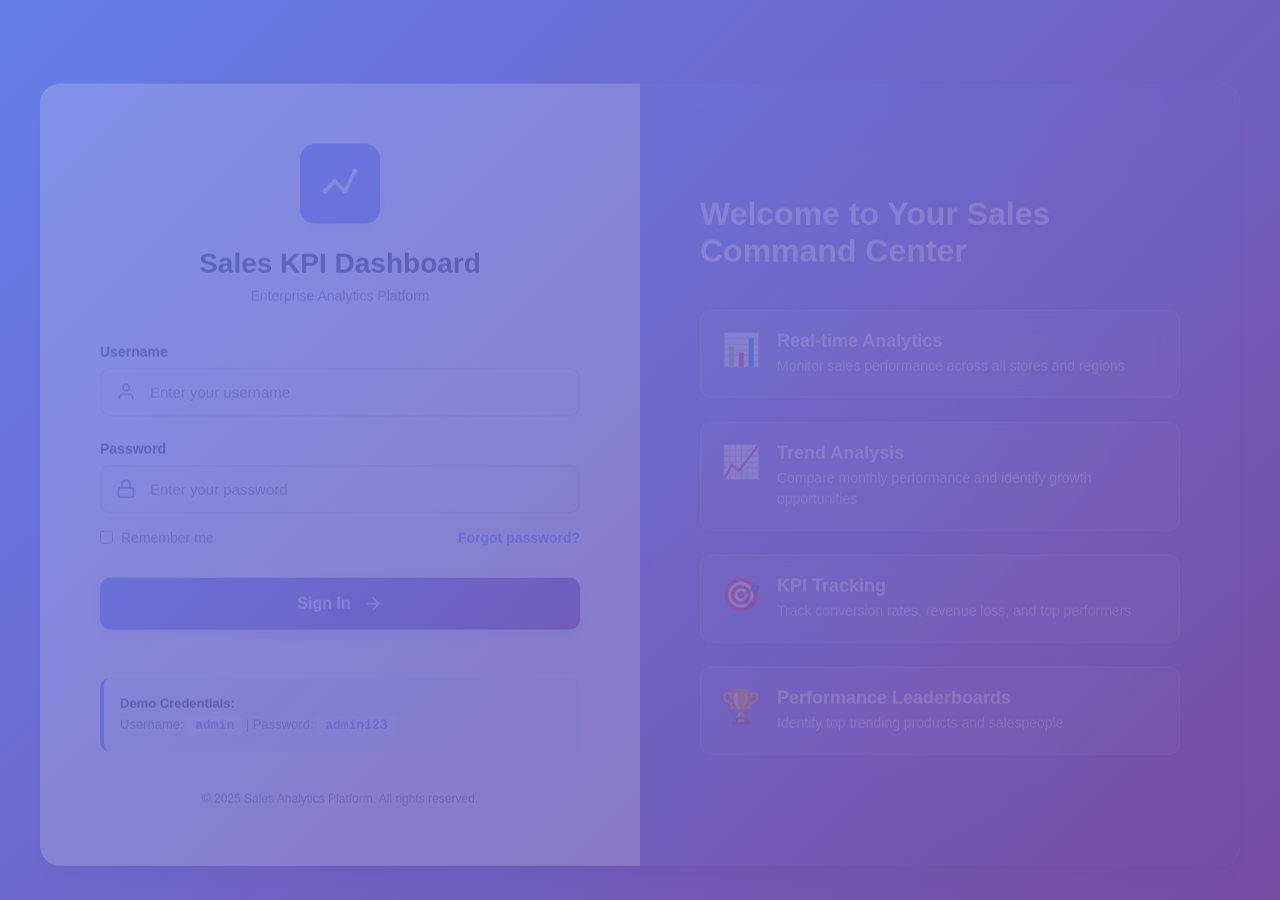
<file: sales_kpi_dashboard/index.html>
<!DOCTYPE html>
<html lang="en">
<head>
    <meta charset="UTF-8">
    <meta http-equiv="refresh" content="0; url=login.html">
    <meta name="viewport" content="width=device-width, initial-scale=1.0">
    <title>Redirecting to Sales KPI Dashboard...</title>
    <style>
        body {
            font-family: -apple-system, BlinkMacSystemFont, 'Segoe UI', Roboto, sans-serif;
            display: flex;
            align-items: center;
            justify-content: center;
            min-height: 100vh;
            margin: 0;
            background: linear-gradient(135deg, #667eea 0%, #764ba2 100%);
            color: white;
        }
        .loader {
            text-align: center;
        }
        .spinner {
            width: 50px;
            height: 50px;
            border: 4px solid rgba(255, 255, 255, 0.3);
            border-top: 4px solid white;
            border-radius: 50%;
            animation: spin 1s linear infinite;
            margin: 0 auto 20px;
        }
        @keyframes spin {
            to { transform: rotate(360deg); }
        }
        h1 {
            font-size: 24px;
            margin: 0;
        }
    </style>
</head>
<body>
    <div class="loader">
        <div class="spinner"></div>
        <h1>Redirecting to Sales KPI Dashboard...</h1>
        <p>If you are not redirected, <a href="login.html" style="color: white;">click here</a>.</p>
    </div>
</body>
</html>
</file>
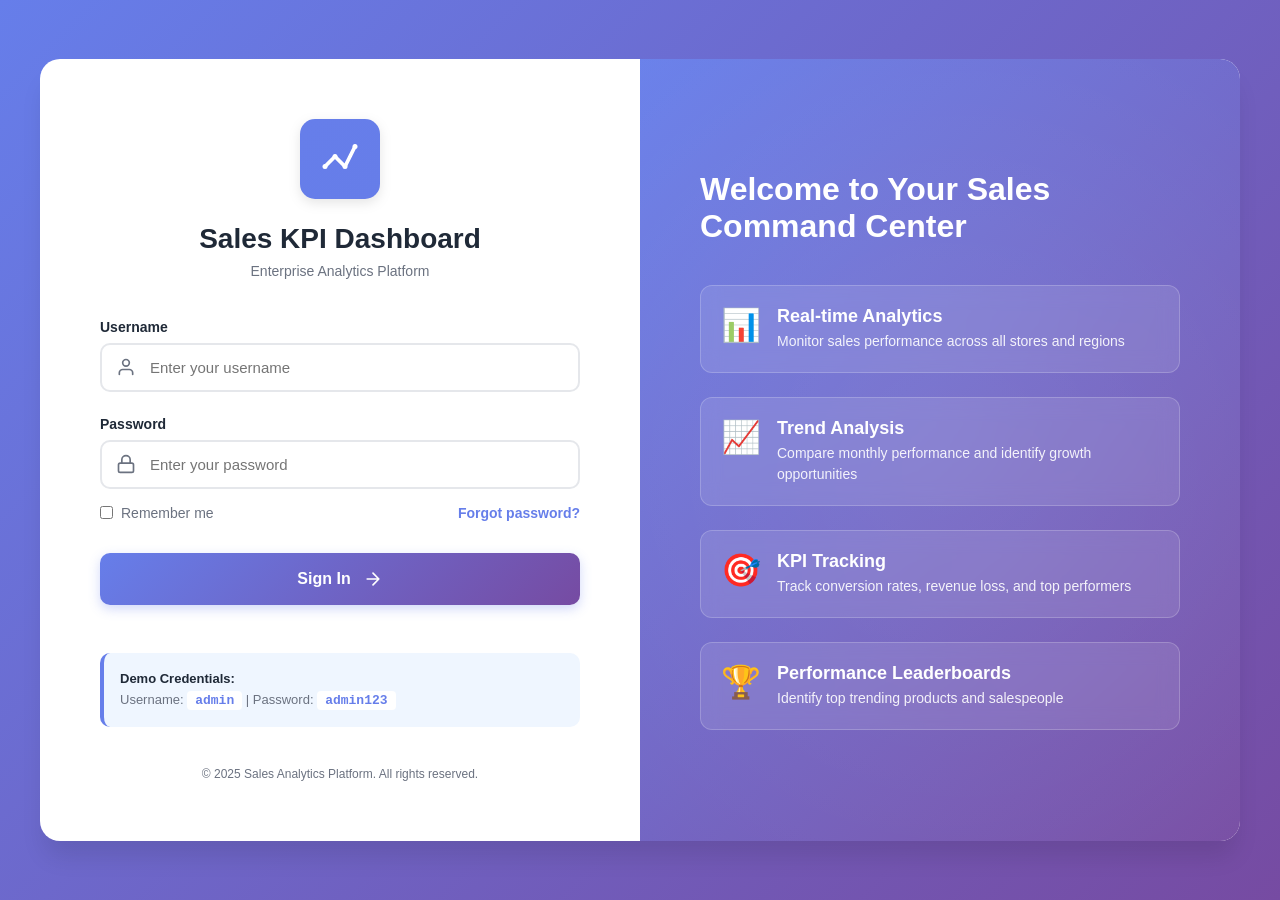
<file: sales_kpi_dashboard/login.html>
<!DOCTYPE html>
<html lang="en">
<head>
    <meta charset="UTF-8">
    <meta name="viewport" content="width=device-width, initial-scale=1.0">
    <title>Sales KPI Dashboard - Login</title>
    <link rel="stylesheet" href="css/login.css">
</head>
<body>
    <div class="login-container">
        <div class="login-box">
            <div class="login-header">
                <div class="logo-container">
                    <svg class="logo-icon" viewBox="0 0 64 64" fill="none" xmlns="http://www.w3.org/2000/svg">
                        <rect width="64" height="64" rx="12" fill="url(#gradient)"/>
                        <path d="M20 38L28 30L36 38L44 22" stroke="white" stroke-width="3" stroke-linecap="round" stroke-linejoin="round"/>
                        <circle cx="28" cy="30" r="2" fill="white"/>
                        <circle cx="36" cy="38" r="2" fill="white"/>
                        <circle cx="44" cy="22" r="2" fill="white"/>
                        <circle cx="20" cy="38" r="2" fill="white"/>
                        <defs>
                            <linearGradient id="gradient" x1="0" y1="0" x2="64" y2="64">
                                <stop offset="0%" style="stop-color:#667eea"/>
                                <stop offset="100%" style="stop-color:#764ba2"/>
                            </linearGradient>
                        </defs>
                    </svg>
                </div>
                <h1>Sales KPI Dashboard</h1>
                <p class="subtitle">Enterprise Analytics Platform</p>
            </div>

            <form id="loginForm" class="login-form">
                <div class="form-group">
                    <label for="username">Username</label>
                    <div class="input-container">
                        <svg class="input-icon" viewBox="0 0 24 24" fill="none" stroke="currentColor">
                            <path d="M20 21v-2a4 4 0 0 0-4-4H8a4 4 0 0 0-4 4v2" stroke-width="2" stroke-linecap="round"/>
                            <circle cx="12" cy="7" r="4" stroke-width="2"/>
                        </svg>
                        <input
                            type="text"
                            id="username"
                            name="username"
                            placeholder="Enter your username"
                            required
                        />
                    </div>
                </div>

                <div class="form-group">
                    <label for="password">Password</label>
                    <div class="input-container">
                        <svg class="input-icon" viewBox="0 0 24 24" fill="none" stroke="currentColor">
                            <rect x="3" y="11" width="18" height="11" rx="2" ry="2" stroke-width="2"/>
                            <path d="M7 11V7a5 5 0 0 1 10 0v4" stroke-width="2" stroke-linecap="round"/>
                        </svg>
                        <input
                            type="password"
                            id="password"
                            name="password"
                            placeholder="Enter your password"
                            required
                        />
                    </div>
                </div>

                <div class="form-options">
                    <label class="checkbox-container">
                        <input type="checkbox" id="remember">
                        <span class="checkmark"></span>
                        Remember me
                    </label>
                    <a href="#" class="forgot-password">Forgot password?</a>
                </div>

                <button type="submit" class="btn-login">
                    <span>Sign In</span>
                    <svg class="btn-arrow" viewBox="0 0 24 24" fill="none" stroke="currentColor">
                        <path d="M5 12h14M12 5l7 7-7 7" stroke-width="2" stroke-linecap="round" stroke-linejoin="round"/>
                    </svg>
                </button>

                <div class="demo-credentials">
                    <p><strong>Demo Credentials:</strong></p>
                    <p>Username: <code>admin</code> | Password: <code>admin123</code></p>
                </div>
            </form>

            <div class="login-footer">
                <p>&copy; 2025 Sales Analytics Platform. All rights reserved.</p>
            </div>
        </div>

        <div class="info-panel">
            <h2>Welcome to Your Sales Command Center</h2>
            <div class="feature-list">
                <div class="feature-item">
                    <div class="feature-icon">📊</div>
                    <div class="feature-content">
                        <h3>Real-time Analytics</h3>
                        <p>Monitor sales performance across all stores and regions</p>
                    </div>
                </div>
                <div class="feature-item">
                    <div class="feature-icon">📈</div>
                    <div class="feature-content">
                        <h3>Trend Analysis</h3>
                        <p>Compare monthly performance and identify growth opportunities</p>
                    </div>
                </div>
                <div class="feature-item">
                    <div class="feature-icon">🎯</div>
                    <div class="feature-content">
                        <h3>KPI Tracking</h3>
                        <p>Track conversion rates, revenue loss, and top performers</p>
                    </div>
                </div>
                <div class="feature-item">
                    <div class="feature-icon">🏆</div>
                    <div class="feature-content">
                        <h3>Performance Leaderboards</h3>
                        <p>Identify top trending products and salespeople</p>
                    </div>
                </div>
            </div>
        </div>
    </div>

    <script src="js/login.js"></script>
</body>
</html>
</file>
<file: sales_kpi_dashboard/css/login.css>
* {
    margin: 0;
    padding: 0;
    box-sizing: border-box;
}

:root {
    --primary-gradient: linear-gradient(135deg, #667eea 0%, #764ba2 100%);
    --primary-color: #667eea;
    --secondary-color: #764ba2;
    --success-color: #10b981;
    --danger-color: #ef4444;
    --warning-color: #f59e0b;
    --text-primary: #1f2937;
    --text-secondary: #6b7280;
    --bg-light: #f9fafb;
    --bg-white: #ffffff;
    --border-color: #e5e7eb;
    --shadow-sm: 0 1px 2px 0 rgba(0, 0, 0, 0.05);
    --shadow-md: 0 4px 6px -1px rgba(0, 0, 0, 0.1);
    --shadow-lg: 0 10px 15px -3px rgba(0, 0, 0, 0.1);
    --shadow-xl: 0 20px 25px -5px rgba(0, 0, 0, 0.1);
}

body {
    font-family: -apple-system, BlinkMacSystemFont, 'Segoe UI', Roboto, 'Helvetica Neue', Arial, sans-serif;
    background: linear-gradient(135deg, #667eea 0%, #764ba2 100%);
    min-height: 100vh;
    display: flex;
    align-items: center;
    justify-content: center;
    padding: 20px;
    overflow-x: hidden;
}

.login-container {
    display: grid;
    grid-template-columns: 1fr 1fr;
    max-width: 1200px;
    width: 100%;
    background: var(--bg-white);
    border-radius: 20px;
    box-shadow: var(--shadow-xl);
    overflow: hidden;
    animation: fadeInUp 0.6s ease-out;
}

@keyframes fadeInUp {
    from {
        opacity: 0;
        transform: translateY(30px);
    }
    to {
        opacity: 1;
        transform: translateY(0);
    }
}

.login-box {
    padding: 60px;
    display: flex;
    flex-direction: column;
    justify-content: center;
}

.login-header {
    text-align: center;
    margin-bottom: 40px;
}

.logo-container {
    display: inline-block;
    margin-bottom: 20px;
    animation: float 3s ease-in-out infinite;
}

@keyframes float {
    0%, 100% {
        transform: translateY(0);
    }
    50% {
        transform: translateY(-10px);
    }
}

.logo-icon {
    width: 80px;
    height: 80px;
    filter: drop-shadow(0 4px 6px rgba(0, 0, 0, 0.1));
}

.login-header h1 {
    font-size: 28px;
    font-weight: 700;
    color: var(--text-primary);
    margin-bottom: 8px;
}

.subtitle {
    font-size: 14px;
    color: var(--text-secondary);
    font-weight: 500;
}

.login-form {
    display: flex;
    flex-direction: column;
    gap: 24px;
}

.form-group {
    display: flex;
    flex-direction: column;
    gap: 8px;
}

.form-group label {
    font-size: 14px;
    font-weight: 600;
    color: var(--text-primary);
}

.input-container {
    position: relative;
    display: flex;
    align-items: center;
}

.input-icon {
    position: absolute;
    left: 16px;
    width: 20px;
    height: 20px;
    color: var(--text-secondary);
    pointer-events: none;
    transition: color 0.3s ease;
}

.input-container input {
    width: 100%;
    padding: 14px 16px 14px 48px;
    border: 2px solid var(--border-color);
    border-radius: 10px;
    font-size: 15px;
    color: var(--text-primary);
    transition: all 0.3s ease;
    background: var(--bg-white);
}

.input-container input:focus {
    outline: none;
    border-color: var(--primary-color);
    box-shadow: 0 0 0 4px rgba(102, 126, 234, 0.1);
}

.input-container input:focus + .input-icon,
.input-container:focus-within .input-icon {
    color: var(--primary-color);
}

.form-options {
    display: flex;
    justify-content: space-between;
    align-items: center;
    margin-top: -8px;
}

.checkbox-container {
    display: flex;
    align-items: center;
    cursor: pointer;
    font-size: 14px;
    color: var(--text-secondary);
    user-select: none;
}

.checkbox-container input {
    margin-right: 8px;
    cursor: pointer;
}

.forgot-password {
    font-size: 14px;
    color: var(--primary-color);
    text-decoration: none;
    font-weight: 600;
    transition: color 0.3s ease;
}

.forgot-password:hover {
    color: var(--secondary-color);
}

.btn-login {
    background: var(--primary-gradient);
    color: white;
    border: none;
    padding: 16px 32px;
    border-radius: 10px;
    font-size: 16px;
    font-weight: 600;
    cursor: pointer;
    display: flex;
    align-items: center;
    justify-content: center;
    gap: 12px;
    transition: all 0.3s ease;
    box-shadow: 0 4px 12px rgba(102, 126, 234, 0.3);
    margin-top: 8px;
}

.btn-login:hover {
    transform: translateY(-2px);
    box-shadow: 0 6px 20px rgba(102, 126, 234, 0.4);
}

.btn-login:active {
    transform: translateY(0);
}

.btn-arrow {
    width: 20px;
    height: 20px;
    transition: transform 0.3s ease;
}

.btn-login:hover .btn-arrow {
    transform: translateX(4px);
}

.demo-credentials {
    margin-top: 24px;
    padding: 16px;
    background: #eff6ff;
    border-radius: 10px;
    border-left: 4px solid var(--primary-color);
}

.demo-credentials p {
    font-size: 13px;
    color: var(--text-secondary);
    line-height: 1.6;
}

.demo-credentials strong {
    color: var(--text-primary);
}

.demo-credentials code {
    background: white;
    padding: 2px 8px;
    border-radius: 4px;
    font-family: 'Courier New', monospace;
    color: var(--primary-color);
    font-weight: 600;
}

.login-footer {
    margin-top: 40px;
    text-align: center;
}

.login-footer p {
    font-size: 12px;
    color: var(--text-secondary);
}

.info-panel {
    background: var(--primary-gradient);
    padding: 60px;
    color: white;
    display: flex;
    flex-direction: column;
    justify-content: center;
    position: relative;
    overflow: hidden;
}

.info-panel::before {
    content: '';
    position: absolute;
    top: -50%;
    right: -50%;
    width: 200%;
    height: 200%;
    background: radial-gradient(circle, rgba(255,255,255,0.1) 0%, transparent 70%);
    animation: rotate 20s linear infinite;
}

@keyframes rotate {
    from {
        transform: rotate(0deg);
    }
    to {
        transform: rotate(360deg);
    }
}

.info-panel h2 {
    font-size: 32px;
    font-weight: 700;
    margin-bottom: 40px;
    position: relative;
    z-index: 1;
}

.feature-list {
    display: flex;
    flex-direction: column;
    gap: 24px;
    position: relative;
    z-index: 1;
}

.feature-item {
    display: flex;
    gap: 16px;
    align-items: flex-start;
    padding: 20px;
    background: rgba(255, 255, 255, 0.1);
    border-radius: 12px;
    backdrop-filter: blur(10px);
    transition: all 0.3s ease;
    border: 1px solid rgba(255, 255, 255, 0.2);
}

.feature-item:hover {
    background: rgba(255, 255, 255, 0.15);
    transform: translateX(8px);
}

.feature-icon {
    font-size: 32px;
    flex-shrink: 0;
}

.feature-content h3 {
    font-size: 18px;
    font-weight: 600;
    margin-bottom: 4px;
}

.feature-content p {
    font-size: 14px;
    opacity: 0.9;
    line-height: 1.5;
}

@media (max-width: 968px) {
    .login-container {
        grid-template-columns: 1fr;
    }

    .info-panel {
        display: none;
    }

    .login-box {
        padding: 40px 30px;
    }
}

@media (max-width: 480px) {
    .login-box {
        padding: 30px 20px;
    }

    .login-header h1 {
        font-size: 24px;
    }

    .btn-login {
        padding: 14px 24px;
        font-size: 15px;
    }
}
</file>
